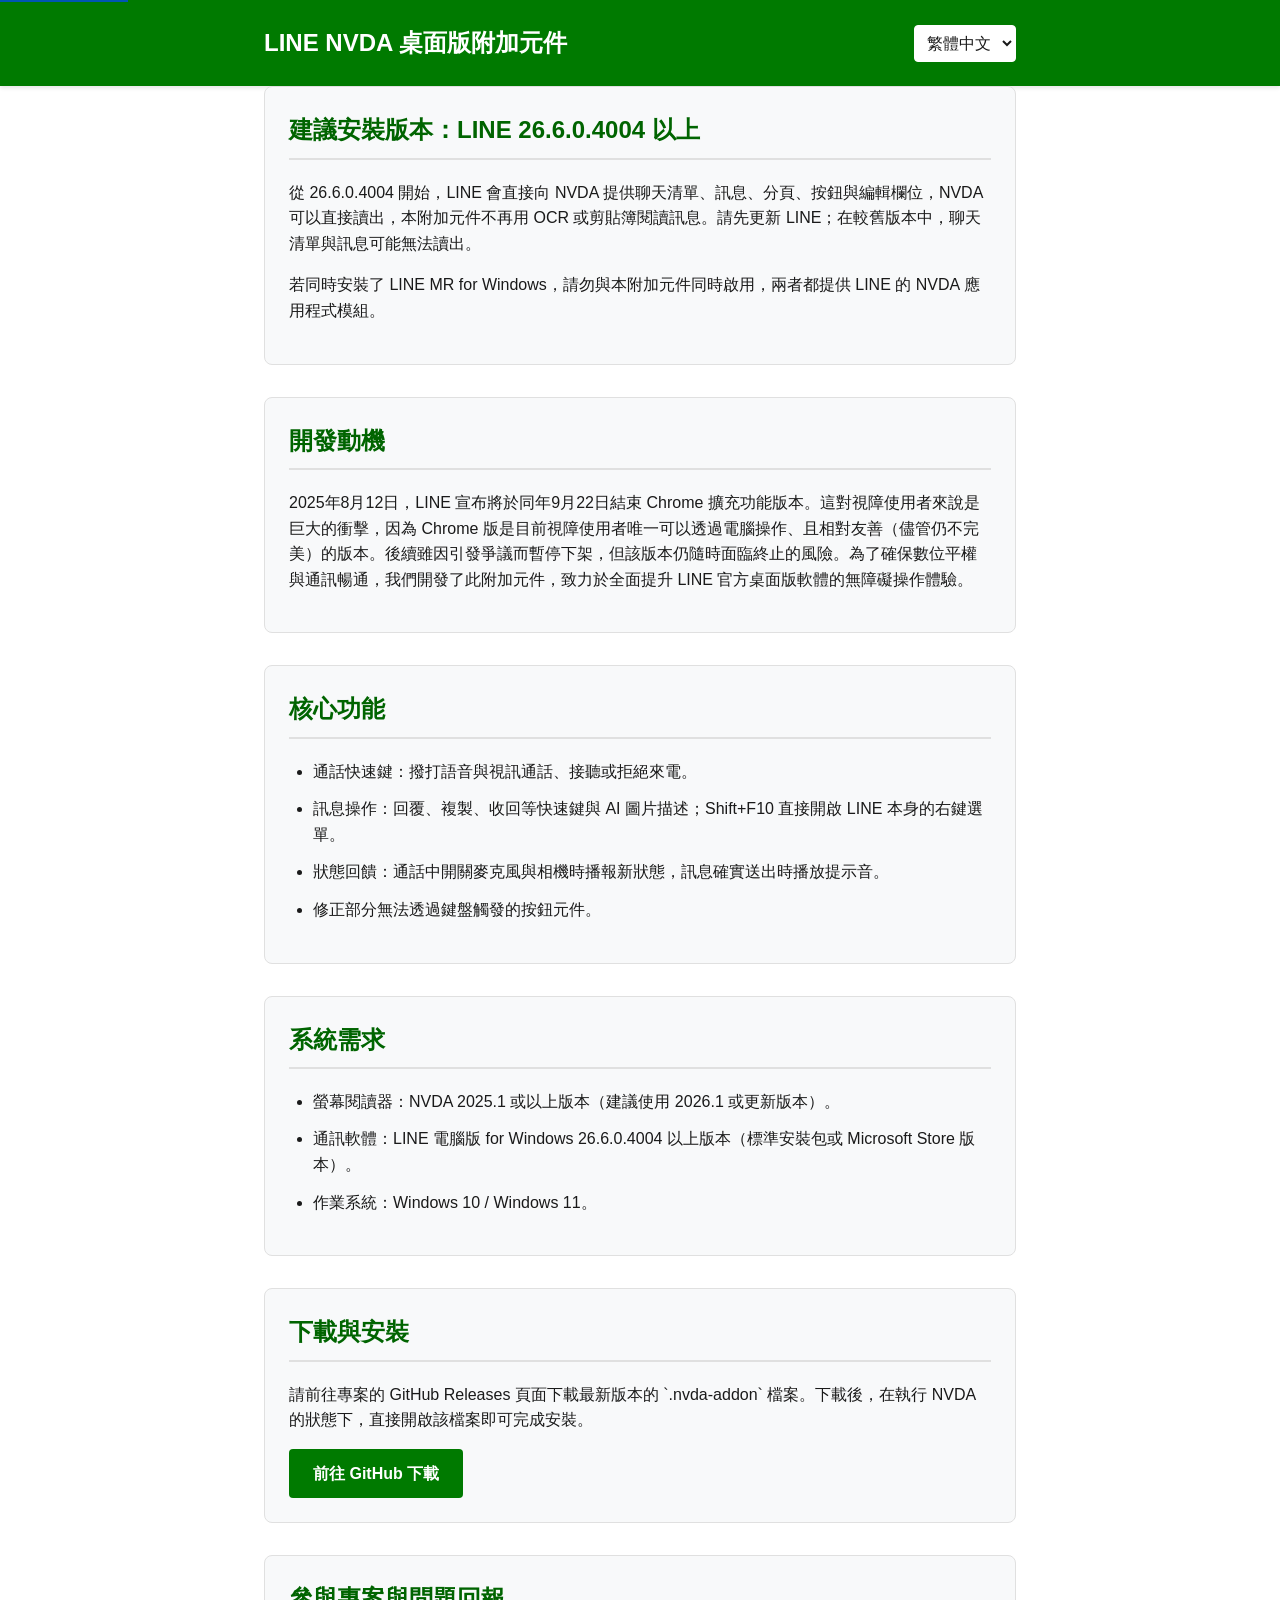
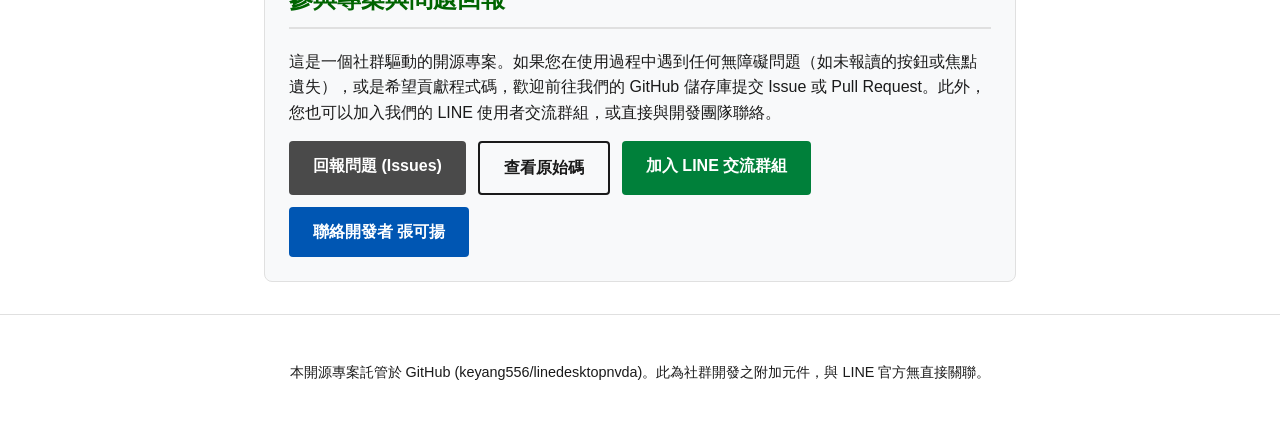
<file: docs/index.html>
<!DOCTYPE html>
<html lang="zh-TW" id="html-root">
<head>
    <meta charset="UTF-8">
    <meta name="viewport" content="width=device-width, initial-scale=1.0">
    <title>LINE Desktop NVDA Add-on</title>
    <link rel="stylesheet" href="style.css">
</head>
<body>
    <a href="#main-content" class="skip-link" id="skip-link">跳至主要內容</a>

    <header role="banner">
        <div class="container header-container">
            <h1 id="site-title">LINE NVDA 桌面版附加元件</h1>
            <nav aria-label="語言選擇 / Language Selection">
                <label for="lang-select" class="visually-hidden" id="lang-label">選擇語言</label>
                <select id="lang-select" aria-labelledby="lang-label">
                    <option value="zh-TW" selected>繁體中文</option>
                    <option value="en">English</option>
                    <option value="ja">日本語</option>
                    <option value="th">ภาษาไทย</option>
                </select>
            </nav>
        </div>
    </header>

    <main id="main-content" role="main" class="container" tabindex="-1">
        
                <section aria-labelledby="version-heading" class="card">
            <h2 id="version-heading">建議安裝版本：LINE 26.6.0.4004 以上</h2>
            <p id="version-text">從 26.6.0.4004 開始，LINE 會直接向 NVDA 提供聊天清單、訊息、分頁、按鈕與編輯欄位，NVDA 可以直接讀出，本附加元件不再用 OCR 或剪貼簿閱讀訊息。請先更新 LINE；在較舊版本中，聊天清單與訊息可能無法讀出。</p>
            <p id="version-note">若同時安裝了 LINE MR for Windows，請勿與本附加元件同時啟用，兩者都提供 LINE 的 NVDA 應用程式模組。</p>
        </section>

<section aria-labelledby="motivation-heading" class="card">
            <h2 id="motivation-heading">開發動機</h2>
            <p id="motivation-text">2025年8月12日，LINE 宣布將於同年9月22日結束 Chrome 擴充功能版本。這對視障使用者來說是巨大的衝擊，因為 Chrome 版是目前視障使用者唯一可以透過電腦操作、且相對友善（儘管仍不完美）的版本。後續雖因引發爭議而暫停下架，但該版本仍隨時面臨終止的風險。為了確保數位平權與通訊暢通，我們開發了此附加元件，致力於全面提升 LINE 官方桌面版軟體的無障礙操作體驗。</p>
        </section>

        <section aria-labelledby="features-heading" class="card">
            <h2 id="features-heading">核心功能</h2>
            <ul class="feature-list">
                <li id="feature-1">通話快速鍵：撥打語音與視訊通話、接聽或拒絕來電。</li>
                <li id="feature-2">訊息操作：回覆、複製、收回等快速鍵與 AI 圖片描述；Shift+F10 直接開啟 LINE 本身的右鍵選單。</li>
                <li id="feature-3">狀態回饋：通話中開關麥克風與相機時播報新狀態，訊息確實送出時播放提示音。</li>
                <li id="feature-4">修正部分無法透過鍵盤觸發的按鈕元件。</li>
            </ul>
        </section>

        <section aria-labelledby="req-heading" class="card">
            <h2 id="req-heading">系統需求</h2>
            <ul class="feature-list">
                <li id="req-1">螢幕閱讀器：NVDA 2025.1 或以上版本（建議使用 2026.1 或更新版本）。</li>
                <li id="req-2">通訊軟體：LINE 電腦版 for Windows 26.6.0.4004 以上版本（標準安裝包或 Microsoft Store 版本）。</li>
                <li id="req-3">作業系統：Windows 10 / Windows 11。</li>
            </ul>
        </section>

        <section aria-labelledby="download-heading" class="card">
            <h2 id="download-heading">下載與安裝</h2>
            <p id="download-text">請前往專案的 GitHub Releases 頁面下載最新版本的 `.nvda-addon` 檔案。下載後，在執行 NVDA 的狀態下，直接開啟該檔案即可完成安裝。</p>
            <a href="https://github.com/keyang556/linedesktopnvda/releases" class="button" id="download-btn" target="_blank" rel="noopener noreferrer">前往 GitHub 下載</a>
        </section>

        <section aria-labelledby="contribute-heading" class="card">
            <h2 id="contribute-heading">參與專案與問題回報</h2>
            <p id="contribute-text">這是一個社群驅動的開源專案。如果您在使用過程中遇到任何無障礙問題（如未報讀的按鈕或焦點遺失），或是希望貢獻程式碼，歡迎前往我們的 GitHub 儲存庫提交 Issue 或 Pull Request。此外，您也可以加入我們的 LINE 使用者交流群組，或直接與開發團隊聯絡。</p>
            
            <div class="button-group">
                <a href="https://github.com/keyang556/linedesktopnvda/issues" class="button button-secondary" id="issue-btn" target="_blank" rel="noopener noreferrer">回報問題 (Issues)</a>
                <a href="https://github.com/keyang556/linedesktopnvda" class="button button-outline" id="repo-btn" target="_blank" rel="noopener noreferrer">查看原始碼</a>
                <a href="https://line.me/R/ti/g/BKQ2dZtTjx" class="button button-line" id="line-group-btn" target="_blank" rel="noopener noreferrer">加入 LINE 交流群組</a>
                <a href="https://line.me/ti/p/3GigC88lAt" class="button button-contact" id="contact-btn" target="_blank" rel="noopener noreferrer">聯絡開發者 張可揚</a>
            </div>
        </section>

    </main>

    <footer role="contentinfo">
        <div class="container">
            <p id="footer-text">本開源專案託管於 GitHub (keyang556/linedesktopnvda)。此為社群開發之附加元件，與 LINE 官方無直接關聯。</p>
        </div>
    </footer>

    <script src="main.js"></script>
</body>
</html>
</file>
<file: docs/style.css>
:root {
    --bg-color: #ffffff;
    --text-color: #1a1a1a;
    /* Greens deepened so white text meets WCAG AA (>=4.5:1); LINE brand green is too light for white text. */
    --primary-color: #007a00;
    --primary-dark: #006400;
    --heading-color: #006400;
    --focus-color: #0056b3;   /* skip-link background (white text sits on it) */
    --focus-ring: #0056b3;    /* focus outline (needs >=3:1 vs page) */
    --card-bg: #f8f9fa;
    --border-color: #e0e0e0;
    --contact-color: #0056b3;
    --contact-dark: #004494;
    --line-color: #00803a;
    --line-dark: #006e31;
    --secondary-color: #4a4a4a;
    --secondary-dark: #333333;
}

@media (prefers-color-scheme: dark) {
    :root {
        --bg-color: #121212;
        --text-color: #f1f1f1;
        /* Header/button fills with white text: kept dark enough for >=4.5:1. */
        --primary-color: #008a00;
        --primary-dark: #007000;
        /* Heading text sits ON the dark card, so it can be a bright green. */
        --heading-color: #2bd451;
        --focus-ring: #4dabf7;    /* bright outline for >=3:1 vs dark page */
        --card-bg: #1e1e1e;
        --border-color: #333333;
        --contact-color: #1971c2;
        --contact-dark: #155a96;
        --secondary-color: #6a6a6a;
        --secondary-dark: #757575;
    }
}

* {
    box-sizing: border-box;
}

body {
    font-family: -apple-system, BlinkMacSystemFont, "Segoe UI", Roboto, Helvetica, Arial, sans-serif;
    background-color: var(--bg-color);
    color: var(--text-color);
    line-height: 1.6;
    margin: 0;
    padding: 0;
    font-size: 1rem;
}

.skip-link {
    position: absolute;
    top: -40px;
    left: 0;
    background: var(--focus-color);
    color: white;
    padding: 8px 16px;
    z-index: 100;
    font-weight: bold;
    text-decoration: none;
    transition: top 0.2s ease-in-out;
}

.skip-link:focus {
    top: 0;
}

.visually-hidden {
    position: absolute;
    width: 1px;
    height: 1px;
    padding: 0;
    margin: -1px;
    overflow: hidden;
    clip: rect(0, 0, 0, 0);
    border: 0;
}

.container {
    max-width: 800px;
    margin: 0 auto;
    padding: 0 1.5rem;
}

header {
    background-color: var(--primary-color);
    color: #ffffff;
    padding: 1.5rem 0;
    box-shadow: 0 2px 4px rgba(0,0,0,0.1);
}

.header-container {
    display: flex;
    justify-content: space-between;
    align-items: center;
    flex-wrap: wrap;
    gap: 1rem;
}

h1 {
    margin: 0;
    font-size: 1.5rem;
}

h2 {
    color: var(--heading-color);
    border-bottom: 2px solid var(--border-color);
    padding-bottom: 0.5rem;
    margin-top: 0;
}

select {
    padding: 0.5rem;
    font-size: 1rem;
    border-radius: 4px;
    border: 1px solid #ffffff;
    background-color: var(--bg-color);
    color: var(--text-color);
}

main {
    padding: 2rem 0;
}

main:focus {
    outline: none;
}

.card {
    background-color: var(--card-bg);
    border: 1px solid var(--border-color);
    border-radius: 8px;
    padding: 1.5rem;
    margin-bottom: 2rem;
}

.feature-list {
    padding-left: 1.5rem;
}

.feature-list li {
    margin-bottom: 0.75rem;
}

.button-group {
    display: flex;
    flex-wrap: wrap;
    gap: 0.75rem;
    margin-top: 1rem;
}

.button {
    display: inline-block;
    background-color: var(--primary-color);
    color: #ffffff !important;
    text-decoration: none;
    padding: 0.75rem 1.5rem;
    border-radius: 4px;
    font-weight: bold;
    transition: background-color 0.2s, color 0.2s;
}

.button:hover {
    background-color: var(--primary-dark);
}

.button-secondary {
    background-color: var(--secondary-color);
}
.button-secondary:hover {
    background-color: var(--secondary-dark);
}

.button-outline {
    background-color: transparent;
    border: 2px solid var(--text-color);
    color: var(--text-color) !important;
}
.button-outline:hover {
    background-color: var(--text-color);
    color: var(--bg-color) !important;
}

.button-line {
    background-color: var(--line-color);
    color: #ffffff !important;
}
.button-line:hover {
    background-color: var(--line-dark);
}

.button-contact {
    background-color: var(--contact-color);
    color: #ffffff !important;
}
.button-contact:hover {
    background-color: var(--contact-dark);
}

*:focus-visible {
    outline: 3px solid var(--focus-ring);
    outline-offset: 3px;
}

footer {
    text-align: center;
    padding: 2rem 0;
    font-size: 0.9rem;
    border-top: 1px solid var(--border-color);
    margin-top: 2rem;
}
</file>
